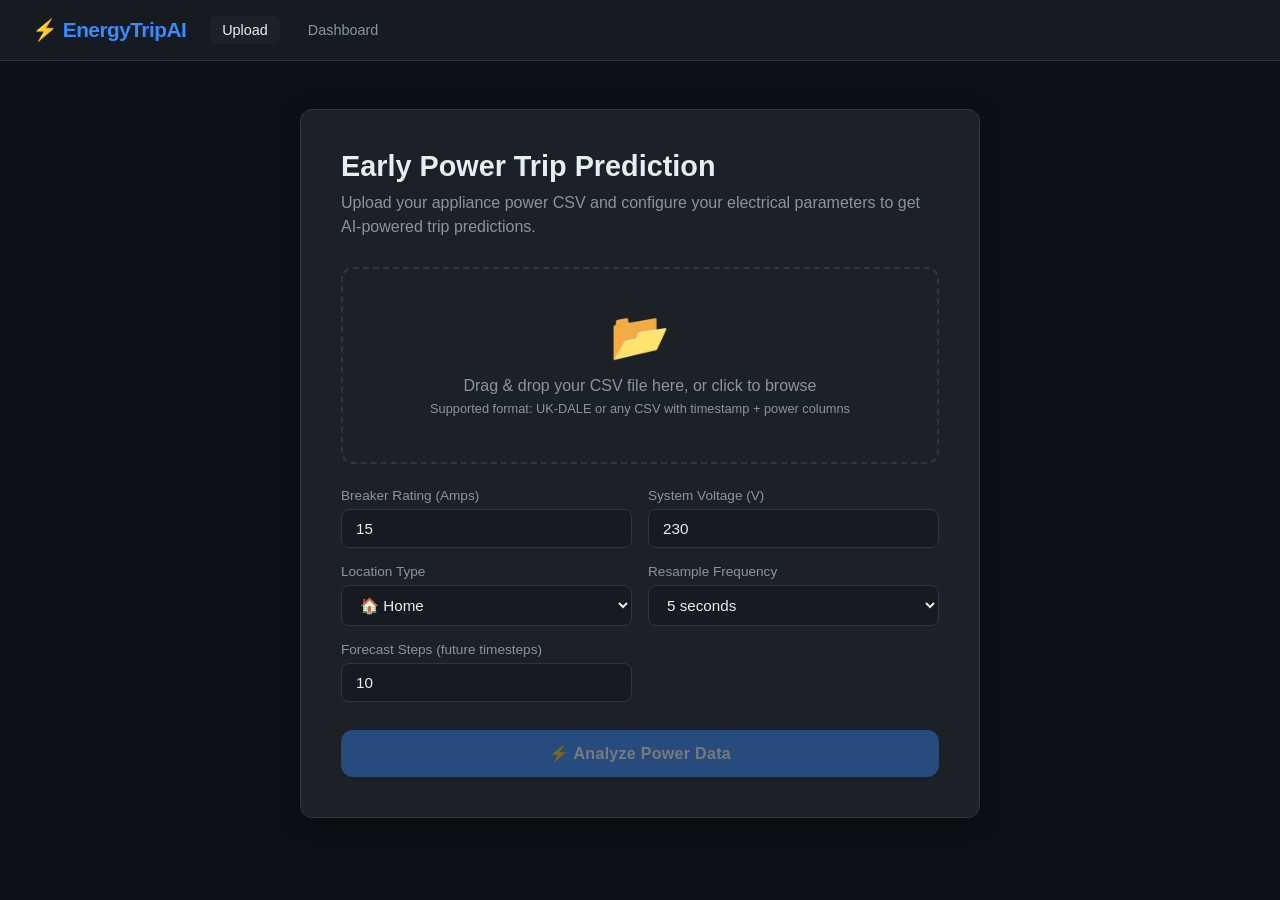
<file: energy-trip-ai/frontend/index.html>
<!DOCTYPE html>
<html lang="en">
<head>
    <meta charset="UTF-8" />
    <meta name="viewport" content="width=device-width, initial-scale=1.0" />
    <title>Energy Trip AI — Upload</title>
    <link rel="stylesheet" href="style.css" />
</head>
<body class="upload-page">

    <header>
        <div class="logo">⚡ EnergyTripAI</div>
        <nav>
            <a href="index.html" class="active">Upload</a>
            <a href="dashboard.html">Dashboard</a>
        </nav>
    </header>

    <main class="upload-container">
        <div class="upload-card">
            <h1>Early Power Trip Prediction</h1>
            <p class="subtitle">Upload your appliance power CSV and configure your electrical parameters to get AI-powered trip predictions.</p>

            <!-- File Upload Zone -->
            <div class="drop-zone" id="dropZone">
                <div class="drop-icon">📂</div>
                <p>Drag & drop your CSV file here, or click to browse</p>
                <p class="hint">Supported format: UK-DALE or any CSV with timestamp + power columns</p>
                <input type="file" id="fileInput" accept=".csv" hidden />
            </div>
            <div id="fileInfo" class="file-info hidden"></div>

            <!-- Configuration Panel -->
            <div class="config-panel">
                <div class="config-row">
                    <div class="config-field">
                        <label for="breakerRating">Breaker Rating (Amps)</label>
                        <input type="number" id="breakerRating" value="15" min="1" max="400" step="0.5" />
                    </div>
                    <div class="config-field">
                        <label for="voltage">System Voltage (V)</label>
                        <input type="number" id="voltage" value="230" min="100" max="480" />
                    </div>
                </div>

                <div class="config-row">
                    <div class="config-field">
                        <label for="locationType">Location Type</label>
                        <select id="locationType">
                            <option value="home">🏠 Home</option>
                            <option value="office">🏢 Office</option>
                            <option value="hospital">🏥 Hospital</option>
                            <option value="factory">🏭 Factory</option>
                            <option value="school">🏫 School</option>
                        </select>
                    </div>
                    <div class="config-field">
                        <label for="resampleFreq">Resample Frequency</label>
                        <select id="resampleFreq">
                            <option value="1s">1 second</option>
                            <option value="5s" selected>5 seconds</option>
                            <option value="10s">10 seconds</option>
                            <option value="30s">30 seconds</option>
                            <option value="1T">1 minute</option>
                        </select>
                    </div>
                </div>

                <div class="config-row">
                    <div class="config-field">
                        <label for="forecastSteps">Forecast Steps (future timesteps)</label>
                        <input type="number" id="forecastSteps" value="10" min="1" max="100" />
                    </div>
                </div>
            </div>

            <button class="btn-analyze" id="analyzeBtn" disabled>
                ⚡ Analyze Power Data
            </button>

            <div id="uploadStatus" class="status-msg hidden"></div>
        </div>
    </main>

    <script src="script.js"></script>
</body>
</html>
</file>
<file: energy-trip-ai/frontend/style.css>
/* ==============================
   EnergyTripAI — Global Styles
   ============================== */

:root {
    --bg-primary: #0d1117;
    --bg-secondary: #161b22;
    --bg-card: #1c2128;
    --border: #30363d;
    --text-primary: #e6edf3;
    --text-secondary: #8b949e;
    --accent-blue: #388bfd;
    --accent-green: #3fb950;
    --accent-yellow: #d29922;
    --accent-red: #f85149;
    --accent-purple: #bc8cff;
    --radius: 12px;
    --shadow: 0 4px 24px rgba(0,0,0,0.4);
}

* { box-sizing: border-box; margin: 0; padding: 0; }

body {
    font-family: -apple-system, BlinkMacSystemFont, 'Segoe UI', Roboto, sans-serif;
    background: var(--bg-primary);
    color: var(--text-primary);
    min-height: 100vh;
}

/* ====== HEADER ====== */
header {
    display: flex;
    align-items: center;
    gap: 24px;
    padding: 16px 32px;
    background: var(--bg-secondary);
    border-bottom: 1px solid var(--border);
    position: sticky;
    top: 0;
    z-index: 100;
}

.logo {
    font-size: 1.3rem;
    font-weight: 700;
    color: var(--accent-blue);
    letter-spacing: -0.5px;
}

nav { display: flex; gap: 16px; margin-right: auto; }
nav a {
    color: var(--text-secondary);
    text-decoration: none;
    font-size: 0.9rem;
    padding: 6px 12px;
    border-radius: 6px;
    transition: all 0.2s;
}
nav a:hover, nav a.active {
    color: var(--text-primary);
    background: var(--bg-card);
}

.location-badge {
    font-size: 0.8rem;
    padding: 4px 12px;
    border-radius: 20px;
    background: rgba(56, 139, 253, 0.15);
    color: var(--accent-blue);
    border: 1px solid rgba(56, 139, 253, 0.3);
}

/* ====== UPLOAD PAGE ====== */
.upload-container {
    display: flex;
    justify-content: center;
    align-items: flex-start;
    padding: 48px 24px;
}

.upload-card {
    background: var(--bg-card);
    border: 1px solid var(--border);
    border-radius: var(--radius);
    padding: 40px;
    max-width: 680px;
    width: 100%;
    box-shadow: var(--shadow);
}

.upload-card h1 {
    font-size: 1.8rem;
    font-weight: 700;
    margin-bottom: 8px;
}

.subtitle {
    color: var(--text-secondary);
    margin-bottom: 28px;
    line-height: 1.5;
}

.drop-zone {
    border: 2px dashed var(--border);
    border-radius: var(--radius);
    padding: 40px;
    text-align: center;
    cursor: pointer;
    transition: all 0.3s;
    margin-bottom: 24px;
}

.drop-zone:hover, .drop-zone.dragover {
    border-color: var(--accent-blue);
    background: rgba(56, 139, 253, 0.05);
}

.drop-icon { font-size: 3rem; margin-bottom: 12px; }

.drop-zone p { color: var(--text-secondary); margin-bottom: 6px; }
.drop-zone .hint { font-size: 0.8rem; }

.file-info {
    background: rgba(63, 185, 80, 0.1);
    border: 1px solid rgba(63, 185, 80, 0.3);
    border-radius: 8px;
    padding: 12px 16px;
    font-size: 0.9rem;
    margin-bottom: 20px;
    color: var(--accent-green);
}

.config-panel { margin-bottom: 28px; }

.config-row {
    display: grid;
    grid-template-columns: 1fr 1fr;
    gap: 16px;
    margin-bottom: 16px;
}

.config-field { display: flex; flex-direction: column; gap: 6px; }

.config-field label {
    font-size: 0.85rem;
    color: var(--text-secondary);
    font-weight: 500;
}

.config-field input,
.config-field select {
    background: var(--bg-secondary);
    border: 1px solid var(--border);
    border-radius: 8px;
    padding: 10px 14px;
    color: var(--text-primary);
    font-size: 0.95rem;
    outline: none;
    transition: border-color 0.2s;
}

.config-field input:focus,
.config-field select:focus {
    border-color: var(--accent-blue);
}

.btn-analyze {
    width: 100%;
    padding: 14px;
    background: var(--accent-blue);
    color: white;
    border: none;
    border-radius: var(--radius);
    font-size: 1rem;
    font-weight: 600;
    cursor: pointer;
    transition: all 0.2s;
    letter-spacing: 0.3px;
}

.btn-analyze:hover:not(:disabled) {
    background: #58a6ff;
    transform: translateY(-1px);
    box-shadow: 0 4px 16px rgba(56, 139, 253, 0.4);
}

.btn-analyze:disabled {
    opacity: 0.4;
    cursor: not-allowed;
}

.status-msg {
    margin-top: 16px;
    padding: 12px 16px;
    border-radius: 8px;
    font-size: 0.9rem;
}

.status-msg.error {
    background: rgba(248, 81, 73, 0.1);
    border: 1px solid rgba(248, 81, 73, 0.3);
    color: var(--accent-red);
}

.status-msg.info {
    background: rgba(56, 139, 253, 0.1);
    border: 1px solid rgba(56, 139, 253, 0.3);
    color: var(--accent-blue);
}

.hidden { display: none !important; }

/* ====== DASHBOARD PAGE ====== */
.dashboard-container {
    padding: 24px 32px;
    max-width: 1400px;
    margin: 0 auto;
}

/* Loading */
.loading-screen {
    display: flex;
    flex-direction: column;
    align-items: center;
    justify-content: center;
    min-height: calc(100vh - 70px);
    gap: 20px;
    color: var(--text-secondary);
}

.spinner {
    width: 48px; height: 48px;
    border: 4px solid var(--border);
    border-top-color: var(--accent-blue);
    border-radius: 50%;
    animation: spin 0.8s linear infinite;
}

@keyframes spin { to { transform: rotate(360deg); } }

/* KPI Cards */
.kpi-row {
    display: grid;
    grid-template-columns: repeat(auto-fit, minmax(160px, 1fr));
    gap: 16px;
    margin-bottom: 24px;
}

.kpi-card {
    background: var(--bg-card);
    border: 1px solid var(--border);
    border-radius: var(--radius);
    padding: 20px;
    transition: border-color 0.3s;
}

.kpi-card:hover { border-color: var(--accent-blue); }

.kpi-label {
    font-size: 0.78rem;
    color: var(--text-secondary);
    text-transform: uppercase;
    letter-spacing: 0.8px;
    margin-bottom: 8px;
}

.kpi-value {
    font-size: 1.6rem;
    font-weight: 700;
    line-height: 1;
}

/* Status colors */
.status-normal { color: var(--accent-green); }
.status-warning { color: var(--accent-yellow); }
.status-trip { color: var(--accent-red); }

/* Stability bar */
.stability-bar-wrap {
    height: 4px;
    background: var(--border);
    border-radius: 2px;
    margin-top: 10px;
    overflow: hidden;
}

.stability-bar {
    height: 100%;
    border-radius: 2px;
    transition: width 0.8s ease, background 0.5s;
}

/* Chart sections */
.chart-section, .two-col, .fault-section, .info-section {
    margin-bottom: 24px;
}

.two-col {
    display: grid;
    grid-template-columns: 1fr 1fr;
    gap: 16px;
}

.chart-card {
    background: var(--bg-card);
    border: 1px solid var(--border);
    border-radius: var(--radius);
    padding: 24px;
}

.chart-card.wide { width: 100%; }

.chart-card h2 {
    font-size: 1rem;
    font-weight: 600;
    margin-bottom: 6px;
    color: var(--text-primary);
}

.section-hint {
    font-size: 0.82rem;
    color: var(--text-secondary);
    margin-bottom: 16px;
}

.threshold-legend {
    display: flex;
    gap: 16px;
    margin-bottom: 12px;
}

.legend-item {
    font-size: 0.8rem;
    display: flex;
    align-items: center;
    gap: 6px;
}

.legend-item::before {
    content: '';
    display: inline-block;
    width: 24px; height: 3px;
    border-radius: 2px;
}

.trip-legend::before { background: var(--accent-red); }
.warn-legend::before { background: var(--accent-yellow); }

/* Fault Table */
#faultTable {
    display: flex;
    flex-direction: column;
    gap: 10px;
}

.fault-row {
    display: grid;
    grid-template-columns: 1fr 100px 80px 100px 100px;
    align-items: center;
    background: var(--bg-secondary);
    border: 1px solid var(--border);
    border-radius: 8px;
    padding: 14px 18px;
    gap: 12px;
    transition: border-color 0.2s;
}

.fault-row:hover { border-color: var(--accent-blue); }

.fault-name {
    font-weight: 600;
    font-size: 0.95rem;
    text-transform: capitalize;
}

.fault-power { color: var(--text-secondary); font-size: 0.88rem; }
.fault-contrib { font-size: 0.88rem; }

.fault-badge {
    padding: 3px 10px;
    border-radius: 20px;
    font-size: 0.75rem;
    font-weight: 700;
    text-align: center;
}

.badge-critical { background: rgba(248,81,73,0.15); color: var(--accent-red); }
.badge-high { background: rgba(210,153,34,0.15); color: var(--accent-yellow); }
.badge-moderate { background: rgba(56,139,253,0.15); color: var(--accent-blue); }
.badge-low { background: rgba(63,185,80,0.15); color: var(--accent-green); }

.fault-bar-outer {
    height: 8px;
    background: var(--border);
    border-radius: 4px;
    overflow: hidden;
}

.fault-bar-inner {
    height: 100%;
    border-radius: 4px;
    background: linear-gradient(90deg, var(--accent-blue), var(--accent-red));
    transition: width 1s ease;
}

/* Info card */
.info-card {
    background: var(--bg-card);
    border: 1px solid var(--border);
    border-radius: var(--radius);
    padding: 20px 24px;
    font-size: 0.88rem;
    color: var(--text-secondary);
    line-height: 1.8;
    display: flex;
    flex-wrap: wrap;
    gap: 24px;
}

.info-item span {
    color: var(--text-primary);
    font-weight: 600;
}

/* Responsive */
@media (max-width: 768px) {
    .two-col { grid-template-columns: 1fr; }
    .kpi-row { grid-template-columns: repeat(2, 1fr); }
    .config-row { grid-template-columns: 1fr; }
    .dashboard-container { padding: 16px; }
    .fault-row { grid-template-columns: 1fr 80px 80px; }
}
</file>
